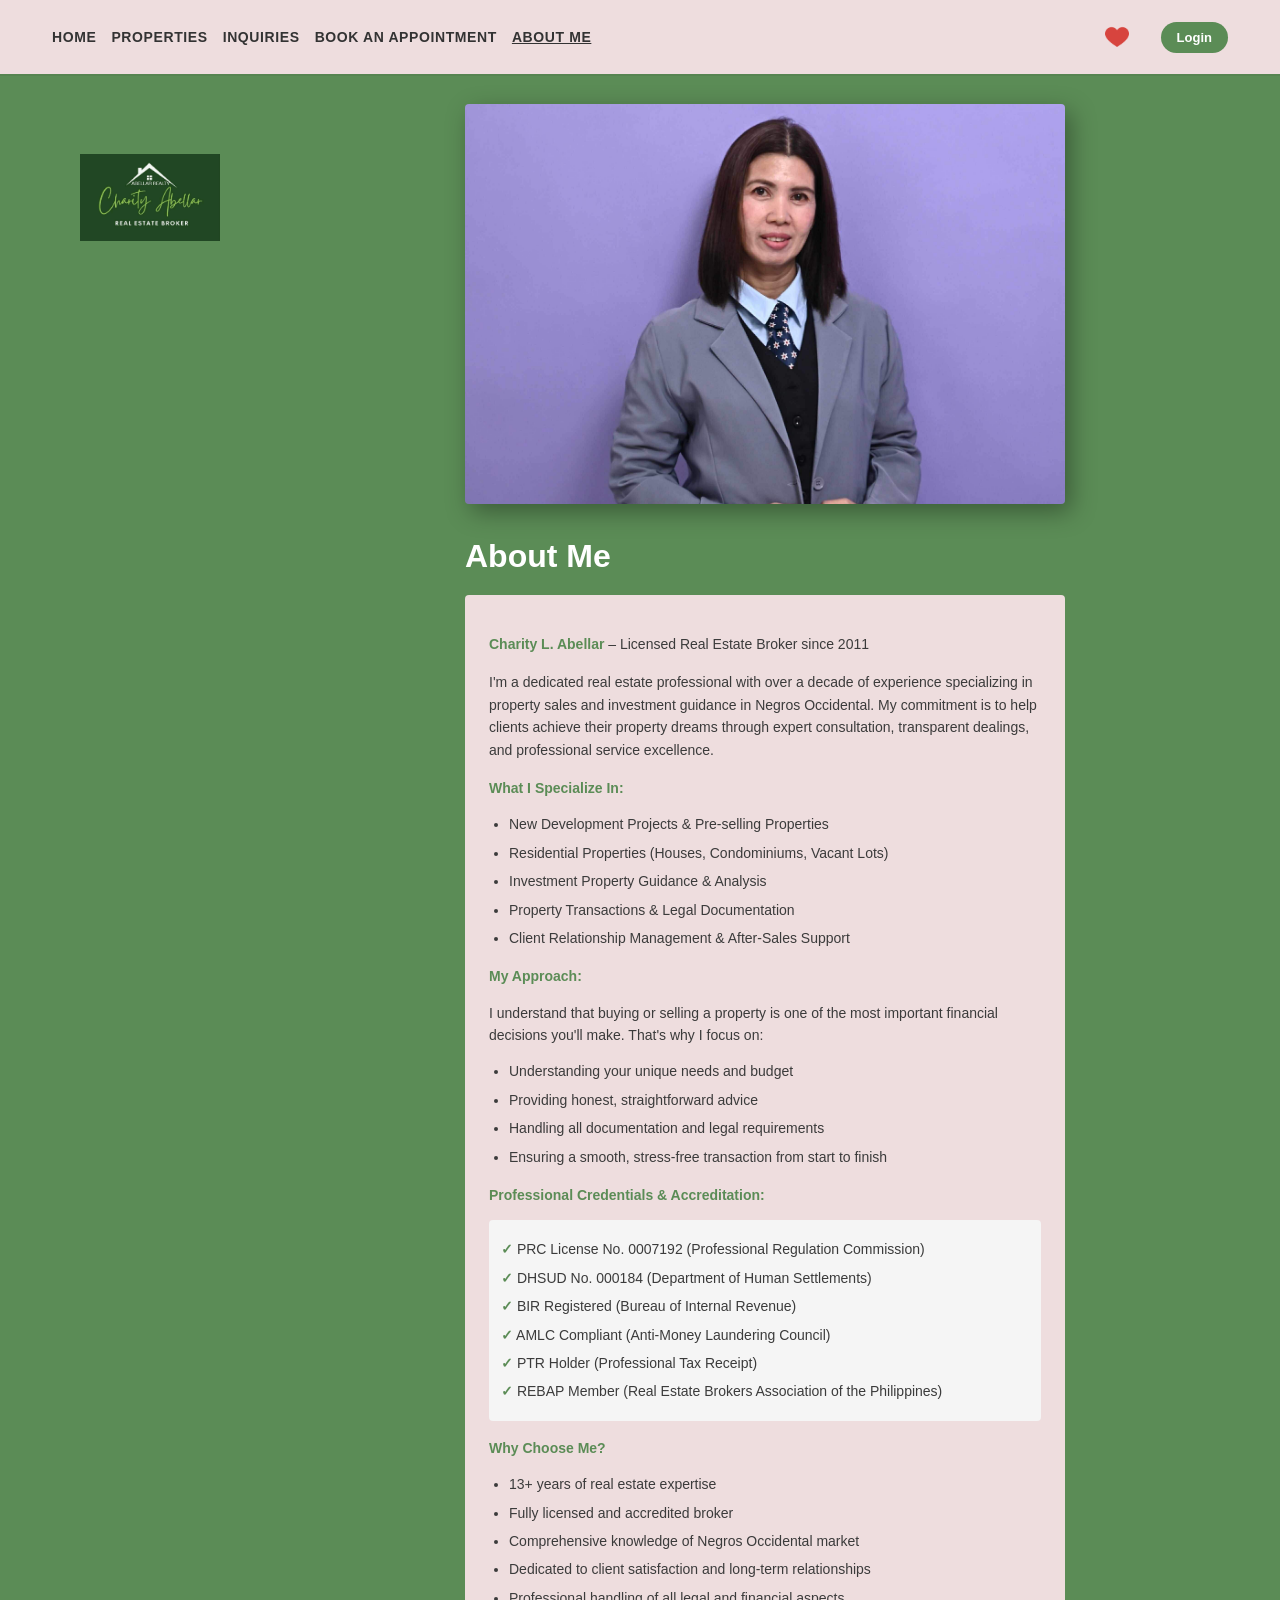
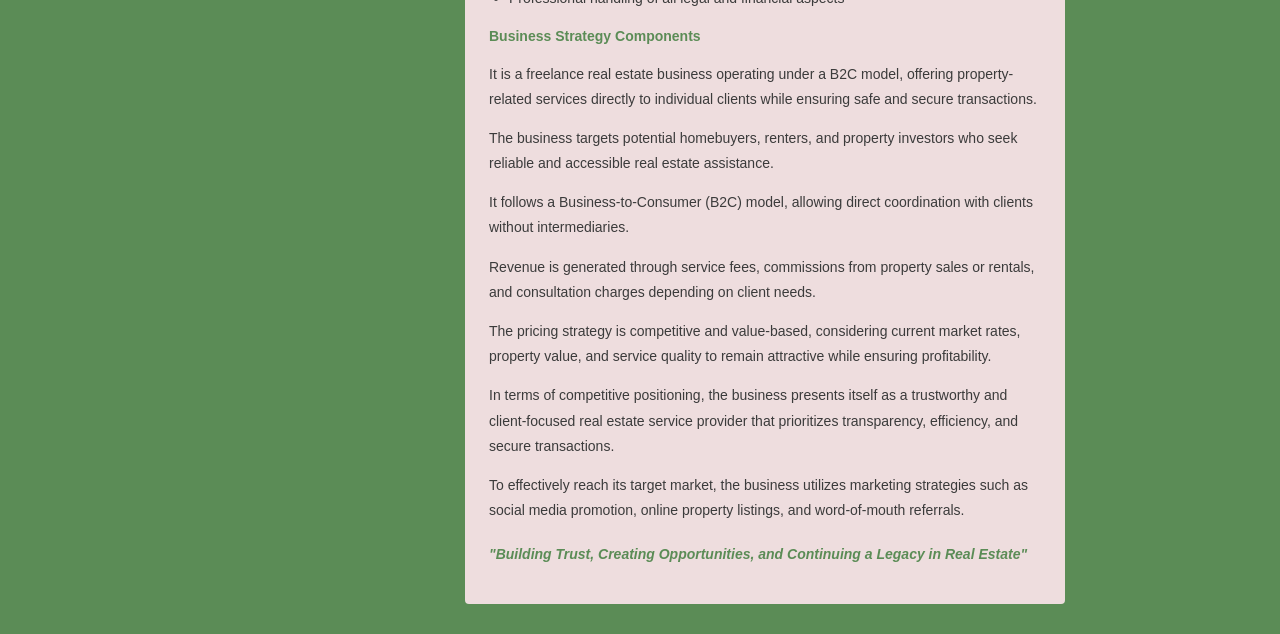
<file: pages/about.html>
<!DOCTYPE html>
<html lang="en">
<head>
	<meta charset="UTF-8" />
	<meta name="viewport" content="width=device-width, initial-scale=1.0" />
	<title>Charity Abellar || Real Estate Broker</title>
	<link rel="stylesheet" href="../css/styles.css">
	<style>
		.about-container {
			display: grid;
			grid-template-columns: 1fr;
			gap: 30px;
			max-width: 600px;
			margin: 0 auto;
			align-items: start;
			justify-items: center;
		}

		.about-image {
			width: 100%;
		}

		.about-content {
			width: 100%;
			color: #fff;
		}

		.about-image img {
			width: 100%;
			height: 400px;
			object-fit: cover;
			border-radius: 4px;
			box-shadow: 6px 8px 24px rgba(0,0,0,.35);
		}

		.about-content h2 {
			font-size: 32px;
			font-weight: 700;
			margin: 0 0 20px 0;
		}

		.about-text {
			background: var(--accent);
			padding: 24px;
			border-radius: 4px;
			color: var(--text);
			line-height: 1.6;
			font-size: 14px;
		}

		.about-text ul {
			margin: 10px 0;
			padding-left: 22px;
		}

		.about-text ul li {
			margin-bottom: 6px;
			color: var(--text);
		}

		.about-text strong {
			color: #5b8c56;
			font-weight: 700;
		}

		@media (max-width: 900px) {
			.about-container {
				grid-template-columns: 1fr;
				max-width: 100%;
				gap: 20px;
			}

			.about-image img {
				height: 300px;
			}

			.about-content h2 {
				font-size: 24px;
			}

			.about-text {
				padding: 16px;
				font-size: 13px;
			}
		}

		@media (max-width: 600px) {
			.about-image img {
				height: 250px;
			}

			.about-content h2 {
				font-size: 20px;
				margin-bottom: 12px;
			}

			.about-text {
				padding: 12px;
				font-size: 12px;
			}

			.about-text ul {
				margin: 8px 0;
				padding-left: 20px;
			}

			.about-text p {
				margin-bottom: 10px;
			}
		}
	</style>
</head>
<body>
	<header class="site-header">
		<nav class="nav">
			<a class="nav-link" href="home.html">HOME</a>
			<a class="nav-link" href="properties.html">PROPERTIES</a>
			<a class="nav-link" href="inquiries.html">INQUIRIES</a>
			<a class="nav-link" href="appointment.html">BOOK AN APPOINTMENT</a>
			<a class="nav-link active" href="about.html">ABOUT ME</a>
			<button id="wishlistBtn" class="nav-wishlist-btn" title="View Wishlist"><img src="../images/heart-full.png" alt="Wishlist" /></button>
			<div id="accountBtnContainer"></div>
		</nav>
	</header>

	<div class="page-wrap">
		<aside class="sidebar">
			<div class="logo">
				<img src="../images/logo1.jpg" alt="Agent logo" />
			</div>
		</aside>

		<main class="content">
			<section class="about-container">
				<!-- Profile Image -->
				<div class="about-image">
					<img src="../images/profilePicture/Pic2.jpg" alt="Charity Abellar" />
				</div>

				<!-- About Content -->
				<div class="about-content">
					<h2>About Me</h2>
					<div class="about-text">
						<p><strong>Charity L. Abellar</strong> – Licensed Real Estate Broker since 2011</p>
						
						<p style="margin-top: 16px;">I'm a dedicated real estate professional with over a decade of experience specializing in property sales and investment guidance in Negros Occidental. My commitment is to help clients achieve their property dreams through expert consultation, transparent dealings, and professional service excellence.</p>
						
						<p style="margin-top: 16px;"><strong>What I Specialize In:</strong></p>
						<ul style="margin-top: 8px; padding-left: 20px;">
							<li>New Development Projects & Pre-selling Properties</li>
							<li>Residential Properties (Houses, Condominiums, Vacant Lots)</li>
							<li>Investment Property Guidance & Analysis</li>
							<li>Property Transactions & Legal Documentation</li>
							<li>Client Relationship Management & After-Sales Support</li>
						</ul>

						<p style="margin-top: 16px;"><strong>My Approach:</strong></p>
						<p>I understand that buying or selling a property is one of the most important financial decisions you'll make. That's why I focus on:</p>
						<ul style="margin-top: 8px; padding-left: 20px;">
							<li>Understanding your unique needs and budget</li>
							<li>Providing honest, straightforward advice</li>
							<li>Handling all documentation and legal requirements</li>
							<li>Ensuring a smooth, stress-free transaction from start to finish</li>
						</ul>

						<p style="margin-top: 16px;"><strong>Professional Credentials & Accreditation:</strong></p>
						<div style="background: #f5f5f5; padding: 12px; border-radius: 4px; margin-top: 12px; font-size: 14px;">
							<p style="margin: 6px 0;"><strong>✓</strong> PRC License No. 0007192 (Professional Regulation Commission)</p>
							<p style="margin: 6px 0;"><strong>✓</strong> DHSUD No. 000184 (Department of Human Settlements)</p>
							<p style="margin: 6px 0;"><strong>✓</strong> BIR Registered (Bureau of Internal Revenue)</p>
							<p style="margin: 6px 0;"><strong>✓</strong> AMLC Compliant (Anti-Money Laundering Council)</p>
							<p style="margin: 6px 0;"><strong>✓</strong> PTR Holder (Professional Tax Receipt)</p>
							<p style="margin: 6px 0;"><strong>✓</strong> REBAP Member (Real Estate Brokers Association of the Philippines)</p>
						</div>

						<p style="margin-top: 16px;"><strong>Why Choose Me?</strong></p>
						<ul style="margin-top: 8px; padding-left: 20px;">
							<li>13+ years of real estate expertise</li>
							<li>Fully licensed and accredited broker</li>
							<li>Comprehensive knowledge of Negros Occidental market</li>
							<li>Dedicated to client satisfaction and long-term relationships</li>
							<li>Professional handling of all legal and financial aspects</li>
						</ul>

						<p style="margin-top: 16px;"><strong>Business Strategy Components</strong></p>
						<p style="margin-top: 8px; line-height: 1.8;">It is a freelance real estate business operating under a B2C model, offering property-related services directly to individual clients while ensuring safe and secure transactions.</p>
						
						<p style="margin-top: 8px; line-height: 1.8;">The business targets potential homebuyers, renters, and property investors who seek reliable and accessible real estate assistance.</p>
						
						<p style="margin-top: 8px; line-height: 1.8;">It follows a Business-to-Consumer (B2C) model, allowing direct coordination with clients without intermediaries.</p>
						
						<p style="margin-top: 8px; line-height: 1.8;">Revenue is generated through service fees, commissions from property sales or rentals, and consultation charges depending on client needs.</p>
						
						<p style="margin-top: 8px; line-height: 1.8;">The pricing strategy is competitive and value-based, considering current market rates, property value, and service quality to remain attractive while ensuring profitability.</p>
						
						<p style="margin-top: 8px; line-height: 1.8;">In terms of competitive positioning, the business presents itself as a trustworthy and client-focused real estate service provider that prioritizes transparency, efficiency, and secure transactions.</p>
						
						<p style="margin-top: 8px; line-height: 1.8;">To effectively reach its target market, the business utilizes marketing strategies such as social media promotion, online property listings, and word-of-mouth referrals.</p>

						<p style="margin-top: 20px; font-style: italic; color: #5b8c56;">
							<strong>"Building Trust, Creating Opportunities, and Continuing a Legacy in Real Estate"</strong>
						</p>
					</div>
				</div>
			</section>
		</main>
	</div>

	<script>
		document.addEventListener('DOMContentLoaded', function(){
			const wishlistBtn = document.getElementById('wishlistBtn');
			if(wishlistBtn) {
				wishlistBtn.onclick = function(e) {
					e.preventDefault();
					window.location.href = 'properties.html';
				};
			}

			// Initialize account button
			const container = document.getElementById('accountBtnContainer');
			const currentUser = localStorage.getItem('currentUser');
			
			if (currentUser) {
				const user = JSON.parse(currentUser);
				const username = user.username || user.email.split('@')[0];
				const initial = username.charAt(0).toUpperCase();
				
				container.innerHTML = `
					<a href="account.html" class="nav-account-btn">
						<span class="nav-account-avatar">${initial}</span>
						<span>${username}</span>
					</a>
				`;
			} else {
				container.innerHTML = `<a href="login.html" class="nav-account-btn">Login</a>`;
			}
		});
	</script>
</body>
</html>
</file>
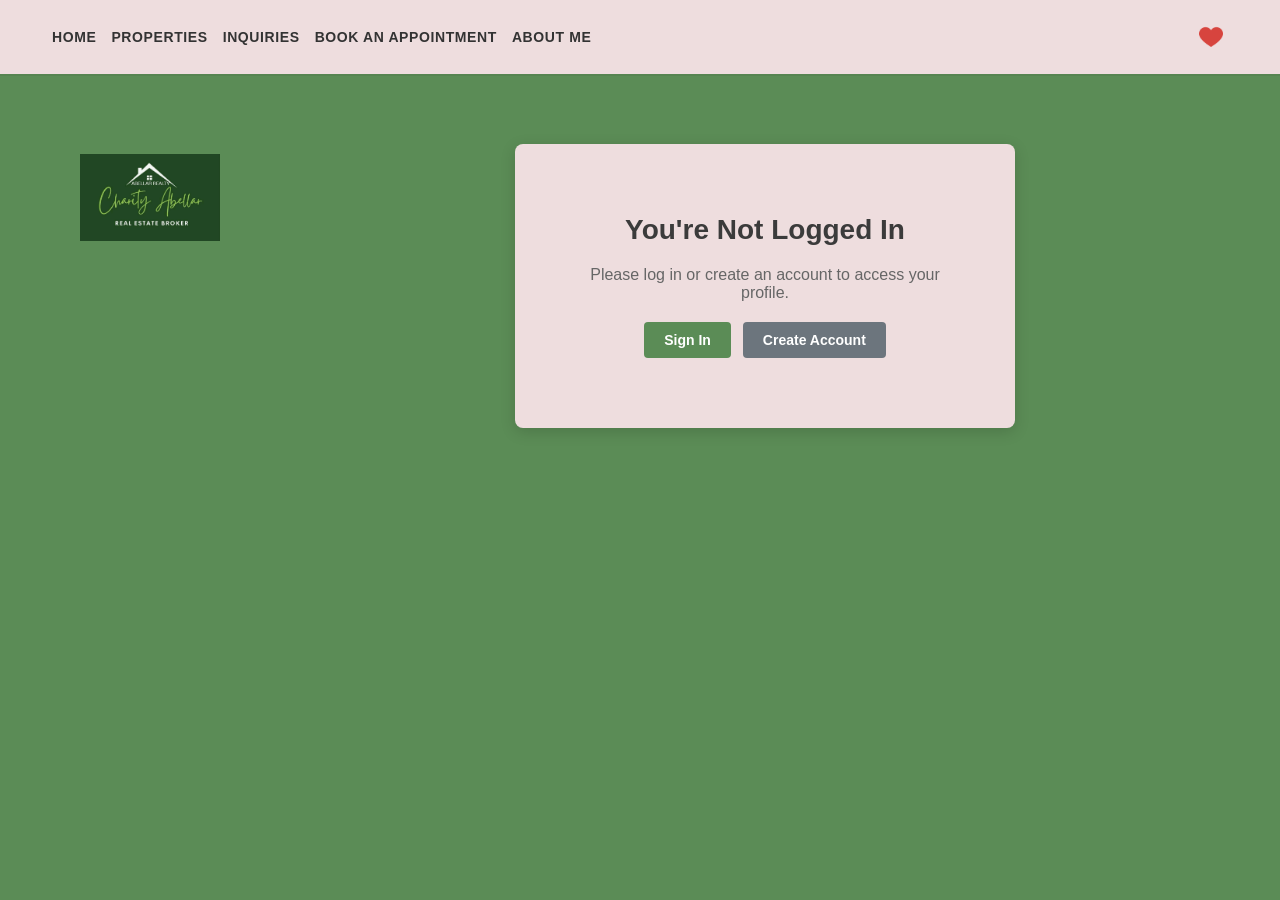
<file: pages/account.html>
<!DOCTYPE html>
<html lang="en">
<head>
	<meta charset="UTF-8" />
	<meta name="viewport" content="width=device-width, initial-scale=1.0" />
	<title>My Account || Real Estate Broker</title>
	<link rel="stylesheet" href="../css/styles.css">
	<style>
		.account-container {
			display: grid;
			grid-template-columns: 1fr;
			max-width: 500px;
			margin: 40px auto;
			padding: 30px;
			background: var(--accent);
			border-radius: 8px;
			box-shadow: 0 4px 15px rgba(0,0,0,.15);
		}

		.account-container h2 {
			color: var(--text);
			text-align: center;
			margin: 0 0 30px 0;
			font-size: 28px;
		}

		.user-avatar {
			display: flex;
			justify-content: center;
			margin-bottom: 25px;
		}

		.avatar-circle {
			width: 80px;
			height: 80px;
			border-radius: 50%;
			background: var(--green);
			color: white;
			display: flex;
			align-items: center;
			justify-content: center;
			font-size: 36px;
			font-weight: 700;
		}

		.user-info {
			display: flex;
			flex-direction: column;
			gap: 20px;
			margin-bottom: 30px;
		}

		.info-item {
			border-bottom: 1px solid #eee;
			padding-bottom: 15px;
		}

		.info-label {
			font-size: 12px;
			font-weight: 700;
			color: #666;
			text-transform: uppercase;
			margin-bottom: 5px;
		}

		.info-value {
			font-size: 16px;
			color: var(--text);
		}

		.action-buttons {
			display: grid;
			grid-template-columns: 1fr 1fr;
			gap: 12px;
			margin-bottom: 15px;
		}

		.btn {
			padding: 12px 18px;
			border-radius: 4px;
			border: none;
			font-weight: 700;
			cursor: pointer;
			font-size: 14px;
			transition: all 0.3s;
			text-align: center;
			text-decoration: none;
			display: inline-flex;
			align-items: center;
			justify-content: center;
		}

		.btn-primary {
			background: var(--green);
			color: white;
		}

		.btn-primary:hover {
			background: #4a6d45;
		}

		.btn-logout {
			background: #dc3545;
			color: white;
			grid-column: 1 / -1;
		}

		.btn-logout:hover {
			background: #c82333;
		}

		.btn-back {
			background: #6c757d;
			color: white;
			grid-column: 1 / -1;
		}

		.btn-back:hover {
			background: #5a6268;
		}

		.account-settings {
			background: #f9f9f9;
			padding: 15px;
			border-radius: 4px;
			margin-bottom: 20px;
		}

		.account-settings h3 {
			margin: 0 0 12px 0;
			font-size: 16px;
			color: var(--text);
		}

		.settings-option {
			display: flex;
			justify-content: space-between;
			align-items: center;
			padding: 10px 0;
			border-bottom: 1px solid #eee;
		}

		.settings-option:last-child {
			border-bottom: none;
		}

		.settings-option label {
			font-size: 14px;
			color: var(--text);
		}

		.toggle-switch {
			display: flex;
			align-items: center;
			gap: 8px;
		}

		.toggle-switch input[type="checkbox"] {
			width: 40px;
			height: 22px;
			cursor: pointer;
			appearance: none;
			background: #ccc;
			border-radius: 11px;
			position: relative;
			transition: background 0.3s;
		}

		.toggle-switch input[type="checkbox"]:checked {
			background: var(--green);
		}

		.not-logged-in {
			text-align: center;
			padding: 40px 20px;
			color: #666;
		}

		.not-logged-in p {
			margin-bottom: 20px;
			font-size: 16px;
		}

		.login-register-links {
			display: flex;
			gap: 12px;
			justify-content: center;
		}

		.login-register-links a {
			padding: 10px 20px;
			border-radius: 4px;
			text-decoration: none;
			font-weight: 700;
			font-size: 14px;
			transition: all 0.3s;
		}

		.login-register-links a:first-child {
			background: var(--green);
			color: white;
		}

		.login-register-links a:first-child:hover {
			background: #4a6d45;
		}

		.login-register-links a:last-child {
			background: #6c757d;
			color: white;
		}

		.login-register-links a:last-child:hover {
			background: #5a6268;
		}

		@media (max-width: 600px) {
			.account-container {
				max-width: 100%;
				margin: 20px;
				padding: 20px;
			}

			.account-container h2 {
				font-size: 22px;
			}

			.action-buttons {
				grid-template-columns: 1fr;
			}
		}
	</style>
</head>
<body>
	<header class="site-header">
		<nav class="nav">
			<a class="nav-link" href="home.html">HOME</a>
			<a class="nav-link" href="properties.html">PROPERTIES</a>
			<a class="nav-link" href="inquiries.html">INQUIRIES</a>
			<a class="nav-link" href="appointment.html">BOOK AN APPOINTMENT</a>
			<a class="nav-link" href="about.html">ABOUT ME</a>
			<button id="wishlistBtn" class="nav-wishlist-btn" title="View Wishlist"><img src="../images/heart-full.png" alt="Wishlist" /></button>
		</nav>
	</header>

	<div class="page-wrap">
		<aside class="sidebar">
			<div class="logo">
				<img src="../images/logo1.jpg" alt="Agent logo" />
			</div>
		</aside>

		<main class="content">
			<div class="account-container" id="accountContent">
				<!-- Content will be populated by JavaScript -->
			</div>
		</main>
	</div>

	<script>
		function renderLoggedInAccount() {
			const currentUser = JSON.parse(localStorage.getItem('currentUser'));
			const newAccount = JSON.parse(localStorage.getItem('newAccount'));
			const user = currentUser || newAccount;
			
			const fullname = user.fullname || user.email.split('@')[0];
			const avatarInitial = fullname.charAt(0).toUpperCase();
			
			const html = `
				<h2>My Account</h2>
				
				<div class="user-avatar">
					<div class="avatar-circle">${avatarInitial}</div>
				</div>
				
				<div class="user-info">
					<div class="info-item">
						<div class="info-label">Username</div>
						<div class="info-value">${fullname}</div>
					</div>
					
					<div class="info-item">
						<div class="info-label">Email Address</div>
						<div class="info-value">${user.email}</div>
					</div>
					
					${user.phone ? `
					<div class="info-item">
						<div class="info-label">Phone Number</div>
						<div class="info-value">${user.phone}</div>
					</div>
					` : ''}
					
					<div class="info-item">
						<div class="info-label">Member Since</div>
						<div class="info-value">${new Date(user.registeredDate || user.loginTime).toLocaleDateString()}</div>
					</div>
				</div>
				
				<div class="account-settings">
					<h3>Preferences</h3>
					<div class="settings-option">
						<label>Email Notifications</label>
						<div class="toggle-switch">
							<input type="checkbox" id="emailNotif" checked>
						</div>
					</div>
					<div class="settings-option">
						<label>Property Alerts</label>
						<div class="toggle-switch">
							<input type="checkbox" id="propertyAlerts" checked>
						</div>
					</div>
					<div class="settings-option">
						<label>Newsletter Subscription</label>
						<div class="toggle-switch">
							<input type="checkbox" id="newsletter">
						</div>
					</div>
				</div>
				
				<div class="action-buttons">
					<button class="btn btn-primary" onclick="editProfile()">Edit Profile</button>
					<button class="btn btn-primary" onclick="changePassword()">Change Password</button>
					<button class="btn btn-logout" onclick="logout()">Logout</button>
					<button class="btn btn-back" onclick="goHome()">Back to Home</button>
				</div>
			`;
			
			document.getElementById('accountContent').innerHTML = html;
		}

		function renderNotLoggedIn() {
			const html = `
				<div class="not-logged-in">
					<h2 style="margin-bottom: 20px; color: var(--text);">You're Not Logged In</h2>
					<p>Please log in or create an account to access your profile.</p>
					<div class="login-register-links">
						<a href="login.html">Sign In</a>
						<a href="register.html">Create Account</a>
					</div>
				</div>
			`;
			
			document.getElementById('accountContent').innerHTML = html;
		}

		function logout() {
			localStorage.removeItem('currentUser');
			alert('You have been logged out successfully.');
			window.location.href = 'home.html';
		}

		function editProfile() {
			alert('Edit Profile feature would open here. (Simulated)');
		}

		function changePassword() {
			alert('Change Password dialog would open here. (Simulated)');
		}

		function goHome() {
			window.location.href = 'home.html';
		}

		document.addEventListener('DOMContentLoaded', function(){
			const currentUser = localStorage.getItem('currentUser');
			
			if (currentUser) {
				renderLoggedInAccount();
			} else {
				renderNotLoggedIn();
			}
			
			const wishlistBtn = document.getElementById('wishlistBtn');
			if(wishlistBtn) {
				wishlistBtn.onclick = function(e) {
					e.preventDefault();
					window.location.href = 'properties.html';
				};
			}

			// Initialize account button
			const container = document.getElementById('accountBtnContainer');
			if (container) {
				if (currentUser) {
					const user = JSON.parse(currentUser);
					const username = user.username || user.email.split('@')[0];
					const initial = username.charAt(0).toUpperCase();
					
					container.innerHTML = `
						<a href="account.html" class="nav-account-btn">
							<span class="nav-account-avatar">${initial}</span>
							<span>${username}</span>
						</a>
					`;
				} else {
					container.innerHTML = `<a href="login.html" class="nav-account-btn">Login</a>`;
				}
			}
		});
	</script>
</body>
</html>
</file>
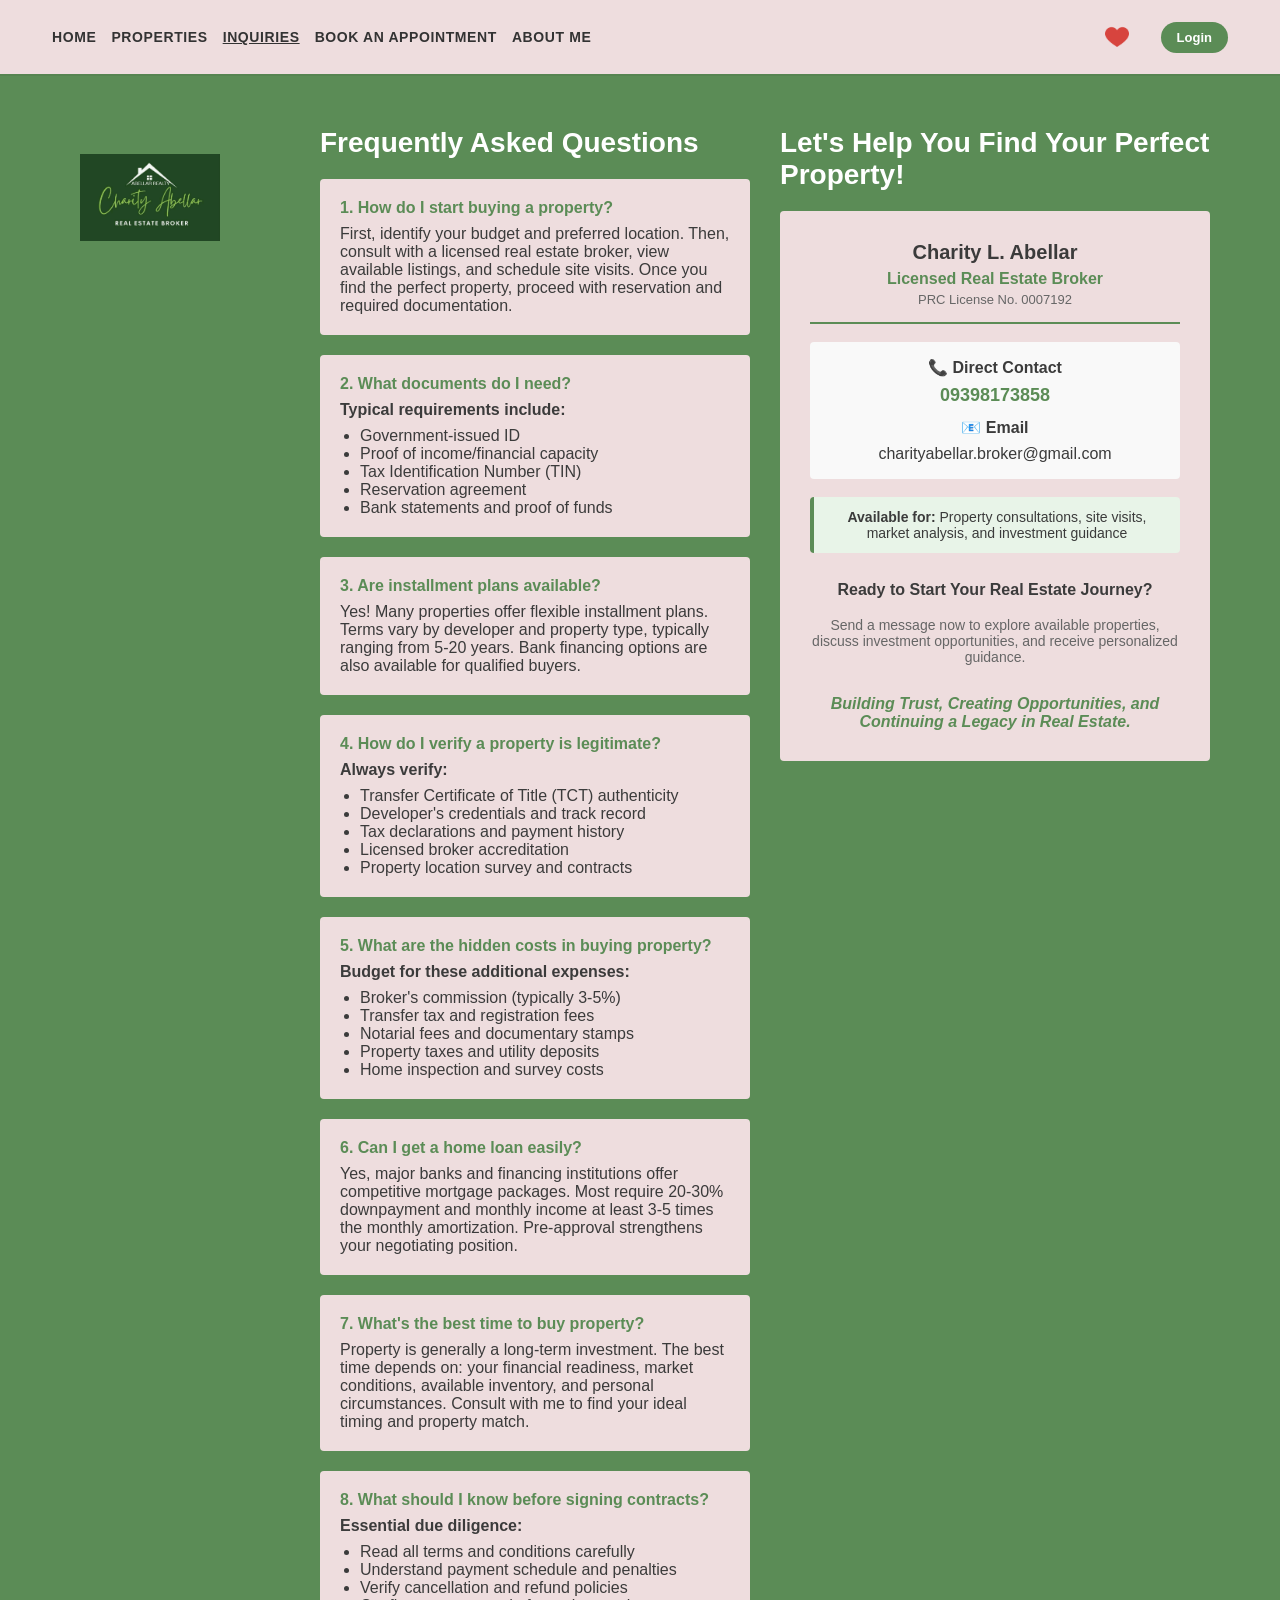
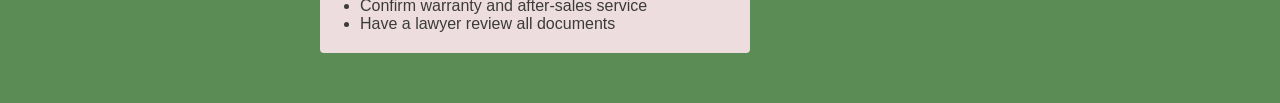
<file: pages/inquiries.html>
<!DOCTYPE html>
<html lang="en">
<head>
	<meta charset="UTF-8" />
	<meta name="viewport" content="width=device-width, initial-scale=1.0" />
	<title>Charity Abellar Realty || Real Estate Broker</title>
	<link rel="stylesheet" href="../css/styles.css">
	<style>
		@media (max-width: 900px) {
			.faq-grid {
				grid-template-columns: 1fr !important;
			}
		}
		
		@media (max-width: 600px) {
			.faq-grid h2 {
				font-size: 20px !important;
			}
			
			.faq-grid .details {
				padding: 14px !important;
				margin-bottom: 12px !important;
			}
			
			.faq-grid .details p {
				font-size: 12px !important;
			}
		}
	</style>
</head>
<body>
	<header class="site-header">
		<nav class="nav">
			<a class="nav-link" href="home.html">HOME</a>
			<a class="nav-link" href="properties.html">PROPERTIES</a>
			<a class="nav-link active" href="inquiries.html">INQUIRIES</a>
			<a class="nav-link" href="appointment.html">BOOK AN APPOINTMENT</a>
			<a class="nav-link" href="about.html">ABOUT ME</a>
			<button id="wishlistBtn" class="nav-wishlist-btn" title="View Wishlist"><img src="../images/heart-full.png" alt="Wishlist" /></button>
			<div id="accountBtnContainer"></div>
		</nav>
	</header>

	<div class="page-wrap">
		<aside class="sidebar">
			<div class="logo">
				<img src="../images/logo1.jpg" alt="Agent logo" />
			</div>
		</aside>

		<main class="content">
			<section style="display: grid; grid-template-columns: 1fr 1fr; gap: 30px;" class="faq-grid">
				<!-- FAQ Section -->
				<div>
					<h2 style="font-size: 28px; font-weight: 700; margin-bottom: 20px; color: #fff;">Frequently Asked Questions</h2>
					
					<div class="details" style="background: var(--accent); margin-bottom: 20px; padding: 20px; border-radius: 4px;">
						<p style="font-weight: 700; margin: 0 0 8px 0; color: #5b8c56;">1. How do I start buying a property?</p>
						<p style="margin: 0;">First, identify your budget and preferred location. Then, consult with a licensed real estate broker, view available listings, and schedule site visits. Once you find the perfect property, proceed with reservation and required documentation.</p>
					</div>

					<div class="details" style="background: var(--accent); margin-bottom: 20px; padding: 20px; border-radius: 4px;">
						<p style="font-weight: 700; margin: 0 0 8px 0; color: #5b8c56;">2. What documents do I need?</p>
						<p style="margin: 0 0 8px 0;"><strong>Typical requirements include:</strong></p>
						<ul style="margin: 0; padding-left: 20px;">
							<li>Government-issued ID</li>
							<li>Proof of income/financial capacity</li>
							<li>Tax Identification Number (TIN)</li>
							<li>Reservation agreement</li>
							<li>Bank statements and proof of funds</li>
						</ul>
					</div>

					<div class="details" style="background: var(--accent); margin-bottom: 20px; padding: 20px; border-radius: 4px;">
						<p style="font-weight: 700; margin: 0 0 8px 0; color: #5b8c56;">3. Are installment plans available?</p>
						<p style="margin: 0;">Yes! Many properties offer flexible installment plans. Terms vary by developer and property type, typically ranging from 5-20 years. Bank financing options are also available for qualified buyers.</p>
					</div>

					<div class="details" style="background: var(--accent); margin-bottom: 20px; padding: 20px; border-radius: 4px;">
						<p style="font-weight: 700; margin: 0 0 8px 0; color: #5b8c56;">4. How do I verify a property is legitimate?</p>
						<p style="margin: 0 0 8px 0;"><strong>Always verify:</strong></p>
						<ul style="margin: 0; padding-left: 20px;">
							<li>Transfer Certificate of Title (TCT) authenticity</li>
							<li>Developer's credentials and track record</li>
							<li>Tax declarations and payment history</li>
							<li>Licensed broker accreditation</li>
							<li>Property location survey and contracts</li>
						</ul>
					</div>

					<div class="details" style="background: var(--accent); margin-bottom: 20px; padding: 20px; border-radius: 4px;">
						<p style="font-weight: 700; margin: 0 0 8px 0; color: #5b8c56;">5. What are the hidden costs in buying property?</p>
						<p style="margin: 0 0 8px 0;"><strong>Budget for these additional expenses:</strong></p>
						<ul style="margin: 0; padding-left: 20px;">
							<li>Broker's commission (typically 3-5%)</li>
							<li>Transfer tax and registration fees</li>
							<li>Notarial fees and documentary stamps</li>
							<li>Property taxes and utility deposits</li>
							<li>Home inspection and survey costs</li>
						</ul>
					</div>

					<div class="details" style="background: var(--accent); margin-bottom: 20px; padding: 20px; border-radius: 4px;">
						<p style="font-weight: 700; margin: 0 0 8px 0; color: #5b8c56;">6. Can I get a home loan easily?</p>
						<p style="margin: 0;">Yes, major banks and financing institutions offer competitive mortgage packages. Most require 20-30% downpayment and monthly income at least 3-5 times the monthly amortization. Pre-approval strengthens your negotiating position.</p>
					</div>

					<div class="details" style="background: var(--accent); margin-bottom: 20px; padding: 20px; border-radius: 4px;">
						<p style="font-weight: 700; margin: 0 0 8px 0; color: #5b8c56;">7. What's the best time to buy property?</p>
						<p style="margin: 0;">Property is generally a long-term investment. The best time depends on: your financial readiness, market conditions, available inventory, and personal circumstances. Consult with me to find your ideal timing and property match.</p>
					</div>

					<div class="details" style="background: var(--accent); margin-bottom: 20px; padding: 20px; border-radius: 4px;">
						<p style="font-weight: 700; margin: 0 0 8px 0; color: #5b8c56;">8. What should I know before signing contracts?</p>
						<p style="margin: 0 0 8px 0;"><strong>Essential due diligence:</strong></p>
						<ul style="margin: 0; padding-left: 20px;">
							<li>Read all terms and conditions carefully</li>
							<li>Understand payment schedule and penalties</li>
							<li>Verify cancellation and refund policies</li>
							<li>Confirm warranty and after-sales service</li>
							<li>Have a lawyer review all documents</li>
						</ul>
					</div>
				</div>

				<!-- Send a Message Section -->
				<div>
					<h2 style="font-size: 28px; font-weight: 700; margin-bottom: 20px; color: #fff;">Let's Help You Find Your Perfect Property!</h2>
					<div class="details" style="background: var(--accent); text-align: center; padding: 30px; display: flex; flex-direction: column; justify-content: center; gap: 18px; border-radius: 4px;">
						<div style="border-bottom: 2px solid #5b8c56; padding-bottom: 15px;">
							<p style="font-weight: 700; font-size: 20px; margin: 0; color: #3b3b3b;">Charity L. Abellar</p>
							<p style="margin: 6px 0 0 0; color: #5b8c56; font-weight: 600;">Licensed Real Estate Broker</p>
							<p style="margin: 4px 0 0 0; font-size: 13px; color: #666;">PRC License No. 0007192</p>
						</div>

						<div style="background: #f9f9f9; padding: 16px; border-radius: 4px;">
							<p style="font-weight: 600; margin: 0 0 8px 0; color: #3b3b3b;">📞 Direct Contact</p>
							<p style="margin: 0; font-size: 18px; color: #5b8c56;"><strong>09398173858</strong></p>
							
							<p style="font-weight: 600; margin: 12px 0 8px 0; color: #3b3b3b;">📧 Email</p>
							<p style="margin: 0; color: #3b3b3b;">charityabellar.broker@gmail.com</p>
						</div>

						<div style="background: #e8f4e8; padding: 12px; border-radius: 4px; border-left: 4px solid #5b8c56;">
							<p style="margin: 0; font-size: 14px; color: #3b3b3b;"><strong>Available for:</strong> Property consultations, site visits, market analysis, and investment guidance</p>
						</div>

						<p style="font-weight: 700; font-size: 16px; margin: 10px 0 0 0; color: #3b3b3b;">Ready to Start Your Real Estate Journey?</p>
						<p style="font-size: 14px; margin: 0; color: #666;">Send a message now to explore available properties, discuss investment opportunities, and receive personalized guidance.</p>

						<p style="font-style: italic; margin: 12px 0 0 0; color: #5b8c56; font-weight: 700;">Building Trust, Creating Opportunities, and Continuing a Legacy in Real Estate.</p>
					</div>
				</div>
			</section>
		</main>
	</div>

	<script>
		document.addEventListener('DOMContentLoaded', function(){
			const wishlistBtn = document.getElementById('wishlistBtn');
			if(wishlistBtn) {
				wishlistBtn.onclick = function(e) {
					e.preventDefault();
					window.location.href = 'properties.html';
				};
			}

			// Initialize account button
			const container = document.getElementById('accountBtnContainer');
			const currentUser = localStorage.getItem('currentUser');
			
			if (currentUser) {
				const user = JSON.parse(currentUser);
				const username = user.username || user.email.split('@')[0];
				const initial = username.charAt(0).toUpperCase();
				
				container.innerHTML = `
					<a href="account.html" class="nav-account-btn">
						<span class="nav-account-avatar">${initial}</span>
						<span>${username}</span>
					</a>
				`;
			} else {
				container.innerHTML = `<a href="login.html" class="nav-account-btn">Login</a>`;
			}
		});
	</script>
</body>
</html>
</file>
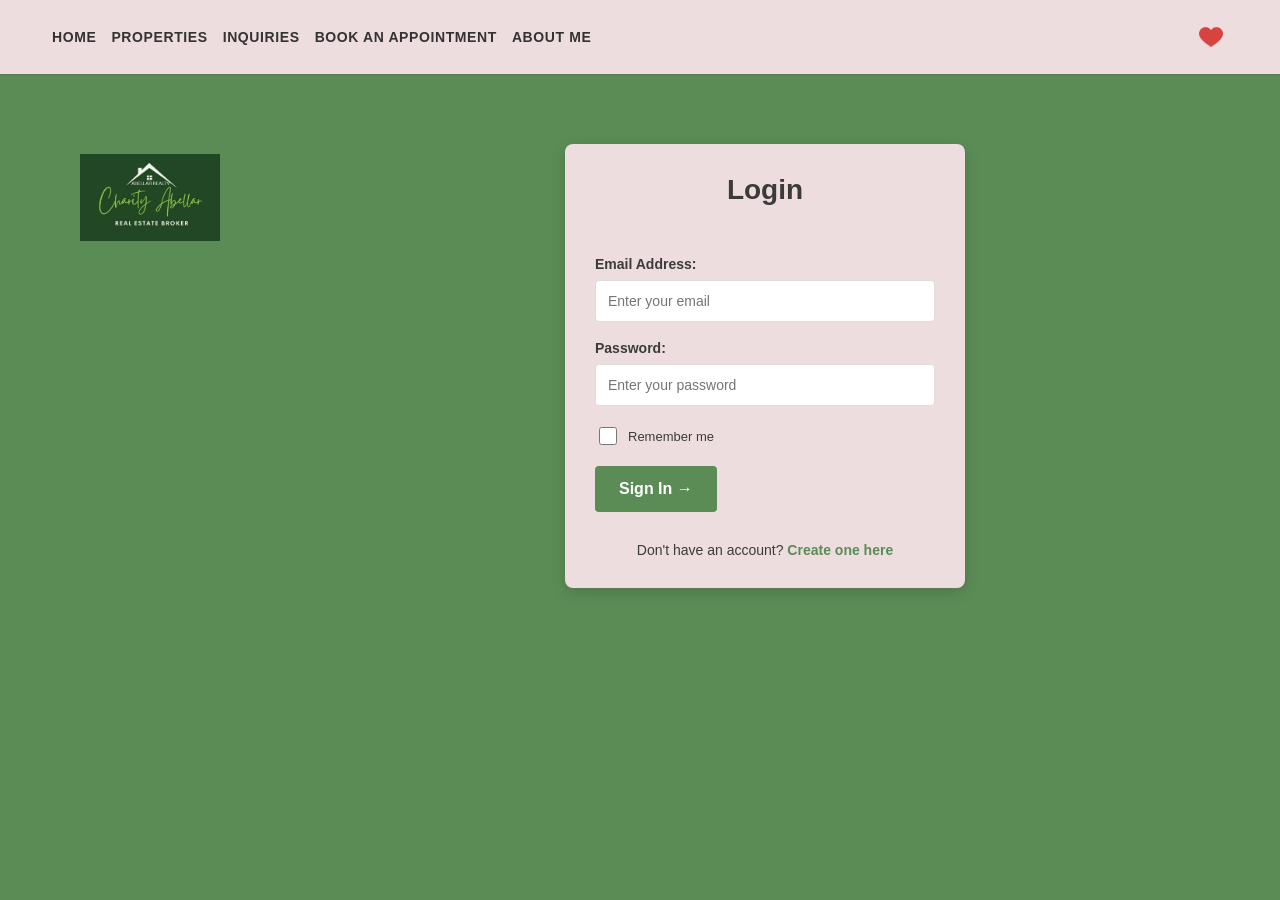
<file: pages/login.html>
<!DOCTYPE html>
<html lang="en">
<head>
	<meta charset="UTF-8" />
	<meta name="viewport" content="width=device-width, initial-scale=1.0" />
	<title>Login || Real Estate Broker</title>
	<link rel="stylesheet" href="../css/styles.css">
	<style>
		.login-container {
			display: grid;
			grid-template-columns: 1fr;
			gap: 30px;
			max-width: 400px;
			margin: 40px auto;
			padding: 30px;
			background: var(--accent);
			border-radius: 8px;
			box-shadow: 0 4px 15px rgba(0,0,0,.15);
		}

		.login-container h2 {
			color: var(--text);
			text-align: center;
			margin: 0 0 20px 0;
			font-size: 28px;
		}

		.form-group {
			display: flex;
			flex-direction: column;
			margin-bottom: 18px;
		}

		.form-group label {
			font-weight: 700;
			color: var(--text);
			margin-bottom: 8px;
			font-size: 14px;
		}

		.form-group input {
			padding: 12px;
			border: 1px solid #ddd;
			border-radius: 4px;
			font-family: Arial, sans-serif;
			font-size: 14px;
			box-sizing: border-box;
		}

		.form-group input:focus {
			outline: none;
			border-color: var(--green);
			box-shadow: 0 0 0 3px rgba(91, 140, 86, 0.1);
		}

		.remember-me {
			display: flex;
			align-items: center;
			margin-bottom: 18px;
			gap: 8px;
		}

		.remember-me input[type="checkbox"] {
			width: 18px;
			height: 18px;
			cursor: pointer;
		}

		.remember-me label {
			margin: 0;
			cursor: pointer;
			font-size: 13px;
		}

		.login-btn {
			background: var(--green);
			color: #fff;
			padding: 14px 24px;
			border-radius: 4px;
			border: none;
			font-weight: 700;
			cursor: pointer;
			font-size: 16px;
			transition: background 0.3s;
		}

		.login-btn:hover {
			background: #4a6d45;
		}

		.register-link {
			text-align: center;
			color: var(--text);
			font-size: 14px;
		}

		.register-link a {
			color: var(--green);
			text-decoration: none;
			font-weight: 700;
		}

		.register-link a:hover {
			text-decoration: underline;
		}

		.success-message {
			display: none;
			background: #d4edda;
			color: #155724;
			padding: 12px;
			border-radius: 4px;
			margin-bottom: 18px;
			text-align: center;
			font-weight: 600;
		}

		@media (max-width: 600px) {
			.login-container {
				max-width: 100%;
				margin: 20px;
				padding: 20px;
			}

			.login-container h2 {
				font-size: 22px;
			}
		}
	</style>
</head>
<body>
	<header class="site-header">
		<nav class="nav">
			<a class="nav-link" href="home.html">HOME</a>
			<a class="nav-link" href="properties.html">PROPERTIES</a>
			<a class="nav-link" href="inquiries.html">INQUIRIES</a>
			<a class="nav-link" href="appointment.html">BOOK AN APPOINTMENT</a>
			<a class="nav-link" href="about.html">ABOUT ME</a>
			<button id="wishlistBtn" class="nav-wishlist-btn" title="View Wishlist"><img src="../images/heart-full.png" alt="Wishlist" /></button>
		</nav>
	</header>

	<div class="page-wrap">
		<aside class="sidebar">
			<div class="logo">
				<img src="../images/logo1.jpg" alt="Agent logo" />
			</div>
		</aside>

		<main class="content">
			<div class="login-container">
				<div id="successMessage" class="success-message">Account login successful!</div>
				
				<h2>Login</h2>

				<form id="loginForm" onsubmit="handleLogin(event)">
					<div class="form-group">
						<label for="email">Email Address:</label>
						<input type="email" id="email" name="email" required placeholder="Enter your email">
					</div>

					<div class="form-group">
						<label for="password">Password:</label>
						<input type="password" id="password" name="password" required placeholder="Enter your password">
					</div>

					<div class="remember-me">
						<input type="checkbox" id="rememberMe" name="rememberMe">
						<label for="rememberMe">Remember me</label>
					</div>

					<button type="submit" class="login-btn">Sign In →</button>
				</form>

				<div class="register-link">
					Don't have an account? <a href="register.html">Create one here</a>
				</div>
			</div>
		</main>
	</div>

	<script>
		function handleLogin(event) {
			event.preventDefault();
			
			const email = document.getElementById('email').value;
			const rememberMe = document.getElementById('rememberMe').checked;
			
			// Simulate user login
			const userData = {
				email: email,
				username: email.split('@')[0],
				loginTime: new Date().toISOString(),
				rememberMe: rememberMe
			};
			
			localStorage.setItem('currentUser', JSON.stringify(userData));
			
			// Show success message
			document.getElementById('successMessage').style.display = 'block';
			
			// Redirect after 2 seconds
			setTimeout(() => {
				window.location.href = 'home.html';
			}, 2000);
		}

		document.addEventListener('DOMContentLoaded', function(){
			const wishlistBtn = document.getElementById('wishlistBtn');
			if(wishlistBtn) {
				wishlistBtn.onclick = function(e) {
					e.preventDefault();
					window.location.href = 'properties.html';
				};
			}

			// Initialize account button
			const container = document.getElementById('accountBtnContainer');
			if (container) {
				const currentUser = localStorage.getItem('currentUser');
				
				if (currentUser) {
					const user = JSON.parse(currentUser);
					const username = user.username || user.email.split('@')[0];
					const initial = username.charAt(0).toUpperCase();
					
					container.innerHTML = `
						<a href="account.html" class="nav-account-btn">
							<span class="nav-account-avatar">${initial}</span>
							<span>${username}</span>
						</a>
					`;
				} else {
					container.innerHTML = `<a href="login.html" class="nav-account-btn">Login</a>`;
				}
			}
		});
	</script>
</body>
</html>
</file>
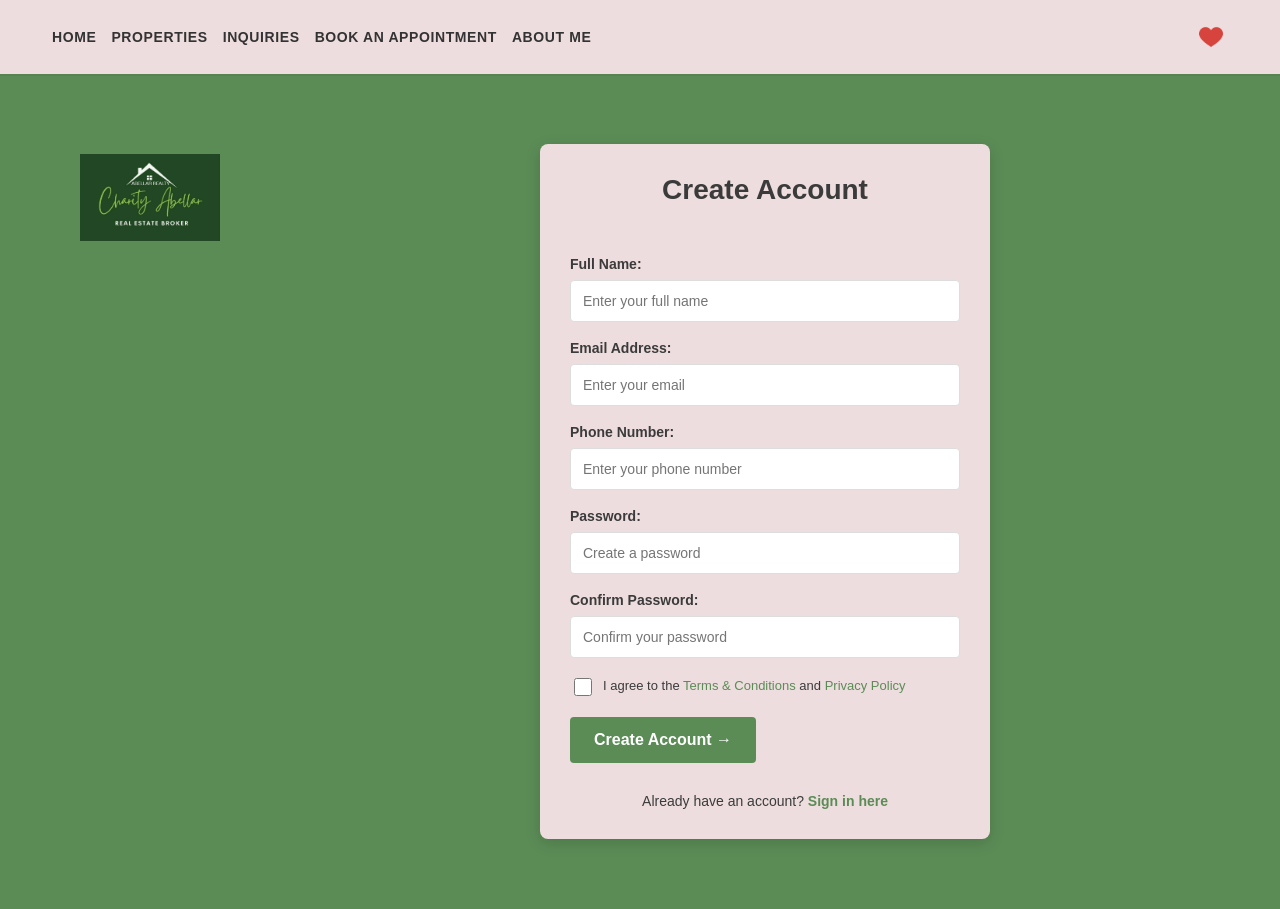
<file: pages/register.html>
<!DOCTYPE html>
<html lang="en">
<head>
	<meta charset="UTF-8" />
	<meta name="viewport" content="width=device-width, initial-scale=1.0" />
	<title>Register || Real Estate Broker</title>
	<link rel="stylesheet" href="../css/styles.css">
	<style>
		.register-container {
			display: grid;
			grid-template-columns: 1fr;
			gap: 30px;
			max-width: 450px;
			margin: 40px auto;
			padding: 30px;
			background: var(--accent);
			border-radius: 8px;
			box-shadow: 0 4px 15px rgba(0,0,0,.15);
		}

		.register-container h2 {
			color: var(--text);
			text-align: center;
			margin: 0 0 20px 0;
			font-size: 28px;
		}

		.form-group {
			display: flex;
			flex-direction: column;
			margin-bottom: 18px;
		}

		.form-group label {
			font-weight: 700;
			color: var(--text);
			margin-bottom: 8px;
			font-size: 14px;
		}

		.form-group input {
			padding: 12px;
			border: 1px solid #ddd;
			border-radius: 4px;
			font-family: Arial, sans-serif;
			font-size: 14px;
			box-sizing: border-box;
		}

		.form-group input:focus {
			outline: none;
			border-color: var(--green);
			box-shadow: 0 0 0 3px rgba(91, 140, 86, 0.1);
		}

		.terms {
			display: flex;
			align-items: flex-start;
			margin-bottom: 18px;
			gap: 8px;
		}

		.terms input[type="checkbox"] {
			width: 18px;
			height: 18px;
			cursor: pointer;
			margin-top: 2px;
			flex-shrink: 0;
		}

		.terms label {
			margin: 0;
			cursor: pointer;
			font-size: 13px;
			line-height: 1.5;
		}

		.terms a {
			color: var(--green);
			text-decoration: none;
		}

		.terms a:hover {
			text-decoration: underline;
		}

		.register-btn {
			background: var(--green);
			color: #fff;
			padding: 14px 24px;
			border-radius: 4px;
			border: none;
			font-weight: 700;
			cursor: pointer;
			font-size: 16px;
			transition: background 0.3s;
		}

		.register-btn:hover {
			background: #4a6d45;
		}

		.login-link {
			text-align: center;
			color: var(--text);
			font-size: 14px;
		}

		.login-link a {
			color: var(--green);
			text-decoration: none;
			font-weight: 700;
		}

		.login-link a:hover {
			text-decoration: underline;
		}

		.success-message {
			display: none;
			background: #d4edda;
			color: #155724;
			padding: 12px;
			border-radius: 4px;
			margin-bottom: 18px;
			text-align: center;
			font-weight: 600;
		}

		@media (max-width: 600px) {
			.register-container {
				max-width: 100%;
				margin: 20px;
				padding: 20px;
			}

			.register-container h2 {
				font-size: 22px;
			}
		}
	</style>
</head>
<body>
	<header class="site-header">
		<nav class="nav">
			<a class="nav-link" href="home.html">HOME</a>
			<a class="nav-link" href="properties.html">PROPERTIES</a>
			<a class="nav-link" href="inquiries.html">INQUIRIES</a>
			<a class="nav-link" href="appointment.html">BOOK AN APPOINTMENT</a>
			<a class="nav-link" href="about.html">ABOUT ME</a>
			<button id="wishlistBtn" class="nav-wishlist-btn" title="View Wishlist"><img src="../images/heart-full.png" alt="Wishlist" /></button>
		</nav>
	</header>

	<div class="page-wrap">
		<aside class="sidebar">
			<div class="logo">
				<img src="../images/logo1.jpg" alt="Agent logo" />
			</div>
		</aside>

		<main class="content">
			<div class="register-container">
				<div id="successMessage" class="success-message">Account created successfully! Redirecting to login...</div>
				
				<h2>Create Account</h2>

				<form id="registerForm" onsubmit="handleRegister(event)">
					<div class="form-group">
						<label for="fullname">Full Name:</label>
						<input type="text" id="fullname" name="fullname" required placeholder="Enter your full name">
					</div>

					<div class="form-group">
						<label for="email">Email Address:</label>
						<input type="email" id="email" name="email" required placeholder="Enter your email">
					</div>

					<div class="form-group">
						<label for="phone">Phone Number:</label>
						<input type="tel" id="phone" name="phone" placeholder="Enter your phone number">
					</div>

					<div class="form-group">
						<label for="password">Password:</label>
						<input type="password" id="password" name="password" required placeholder="Create a password">
					</div>

					<div class="form-group">
						<label for="confirmPassword">Confirm Password:</label>
						<input type="password" id="confirmPassword" name="confirmPassword" required placeholder="Confirm your password">
					</div>

					<div class="terms">
						<input type="checkbox" id="agreeTerms" name="agreeTerms" required>
						<label for="agreeTerms">I agree to the <a href="#">Terms & Conditions</a> and <a href="#">Privacy Policy</a></label>
					</div>

					<button type="submit" class="register-btn">Create Account →</button>
				</form>

				<div class="login-link">
					Already have an account? <a href="login.html">Sign in here</a>
				</div>
			</div>
		</main>
	</div>

	<script>
		function handleRegister(event) {
			event.preventDefault();
			
			const fullname = document.getElementById('fullname').value;
			const email = document.getElementById('email').value;
			const phone = document.getElementById('phone').value;
			const password = document.getElementById('password').value;
			const confirmPassword = document.getElementById('confirmPassword').value;
			
			if (password !== confirmPassword) {
				alert('Passwords do not match!');
				return;
			}
			
			// Simulate account registration
			const newAccount = {
				fullname: fullname,
				email: email,
				phone: phone,
				password: password,
				registeredDate: new Date().toISOString()
			};
			
			// Store in localStorage (in real app, would send to server)
			localStorage.setItem('newAccount', JSON.stringify(newAccount));
			
			// Show success message
			document.getElementById('successMessage').style.display = 'block';
			
			// Redirect after 2 seconds
			setTimeout(() => {
				window.location.href = 'login.html';
			}, 2000);
		}

		document.addEventListener('DOMContentLoaded', function(){
			const wishlistBtn = document.getElementById('wishlistBtn');
			if(wishlistBtn) {
				wishlistBtn.onclick = function(e) {
					e.preventDefault();
					window.location.href = 'properties.html';
				};
			}

			// Initialize account button
			const container = document.getElementById('accountBtnContainer');
			if (container) {
				const currentUser = localStorage.getItem('currentUser');
				
				if (currentUser) {
					const user = JSON.parse(currentUser);
					const username = user.username || user.email.split('@')[0];
					const initial = username.charAt(0).toUpperCase();
					
					container.innerHTML = `
						<a href="account.html" class="nav-account-btn">
							<span class="nav-account-avatar">${initial}</span>
							<span>${username}</span>
						</a>
					`;
				} else {
					container.innerHTML = `<a href="login.html" class="nav-account-btn">Login</a>`;
				}
			}
		});
	</script>
</body>
</html>
</file>
<file: css/styles.css>
/* Basic styles for Properties page - placed in css/styles.css */
:root{
  --accent:#eeddde; /* beige */
  --green:#5b8c56;
  --text:#3b3b3b;
}
*{box-sizing:border-box}
body{margin:0;font-family:Arial, Helvetica, sans-serif;color:var(--text);background:var(--green);position:relative;transform:none !important}
.site-header{background:var(--accent);box-shadow:0 2px 0 rgba(0,0,0,.06)}
.nav{max-width:1200px;margin:0 auto;padding:20px 12px;display:flex;justify-content:space-between;align-items:center;flex-wrap:wrap;gap:15px}
.nav-link{color:#333;text-decoration:none;font-weight:700;letter-spacing:.6px;font-size:14px}
.nav-link.active{text-decoration:underline}
.nav-wishlist-btn{background:none;border:none;cursor:pointer;padding:5px;transition:transform 0.2s;display:flex;align-items:center;justify-content:center;margin-left:auto}
.nav-wishlist-btn img{width:24px;height:24px;object-fit:contain}
.nav-wishlist-btn:hover{transform:scale(1.15)}

.nav-account-btn{background:var(--green);color:#fff;border:none;cursor:pointer;padding:8px 16px;border-radius:20px;font-weight:600;font-size:13px;transition:all 0.3s;display:flex;align-items:center;gap:8px;text-decoration:none;margin-left:12px}
.nav-account-btn:hover{background:#4a6d45}
.nav-account-avatar{width:28px;height:28px;border-radius:50%;background:rgba(255,255,255,0.3);display:flex;align-items:center;justify-content:center;font-weight:700;font-size:12px}

.page-wrap{max-width:1200px;margin:0 auto;display:flex;gap:30px;padding:30px;position:relative;z-index:1}
.sidebar{width:220px;padding:10px;color:#fff}
.sidebar .category img{width:100%;display:block;border-radius:6px;box-shadow:4px 6px 18px rgba(0,0,0,.35)}
.cat-label{text-align:center;margin-top:14px;font-style:italic;font-weight:700}
.categories{list-style:none;padding:18px 0;margin:0;color:#fff}
.cat-item{padding:12px 8px;border-bottom:1px solid rgba(255,255,255,.08);cursor:pointer;transition:all 0.3s;border-left:3px solid transparent}
.cat-item:hover{background:rgba(255,255,255,.05);padding-left:12px}
.cat-item.active{border-left:3px solid #eeddde;background:rgba(255,255,255,.1);padding-left:12px}
.logo{position:sticky;bottom:20px;margin-top:40px}
.logo img{width:140px;opacity:.95}

.content{flex:1}

/* Carousel Styles */
.carousel-section{display:flex;align-items:center;gap:18px;margin-bottom:30px;position:relative}
.carousel-container{flex:1;overflow:hidden;border-radius:4px;width:100%}
.carousel-wrapper{display:flex;transition:transform 0.5s ease-in-out;gap:0;width:100%;min-width:100%}
.property-item{flex:0 0 100%;text-align:center;position:relative;min-width:100%;overflow:hidden}
.property-item img{width:100%;height:400px;object-fit:cover;border-radius:4px;box-shadow:6px 8px 24px rgba(0,0,0,.35);display:block}
.property-label{position:absolute;bottom:20px;left:50%;transform:translateX(-50%);background:rgba(0,0,0,.5);color:#fff;padding:8px 16px;border-radius:4px;font-weight:600;font-style:italic}

.carousel-btn{background:#eeddde;border:none;width:40px;height:40px;border-radius:50%;cursor:pointer;font-size:18px;font-weight:bold;color:#333;transition:all 0.3s;box-shadow:4px 6px 18px rgba(0,0,0,.25)}
.carousel-btn:hover{background:#fff;transform:scale(1.1)}
.carousel-prev, .carousel-next{z-index:10}
.property-item.hidden{display:none}

.property-meta{margin-top:18px}
.address{background:var(--accent);padding:18px;border-radius:4px;text-align:center;font-weight:600}
.details{background:var(--accent);padding:24px;margin-top:18px;border-radius:4px;min-height:120px}

.inquire-btn{position:fixed;right:36px;bottom:24px;background:var(--accent);color:var(--text);padding:14px 24px;border-radius:30px;border:4px solid rgba(255,255,255,.14);text-decoration:none;font-weight:700;display:inline-block;text-align:center}

/* Product Detail Styles */
.product-detail{position:fixed;inset:0;background:rgba(0,0,0,.6);display:none;align-items:center;justify-content:center;z-index:1000;padding:20px}
.product-detail.hidden{display:none}
.product-detail.show{display:flex}

.product-detail > div:not(#closeDetail){background:var(--accent);padding:40px;border-radius:8px;max-width:1000px;width:100%;max-height:90vh;overflow-y:auto;position:relative;box-shadow:0 10px 40px rgba(0,0,0,.5)}

.close-detail{position:absolute;top:15px;right:15px;background:none;border:none;font-size:28px;cursor:pointer;color:var(--text);font-weight:bold;z-index:1001}
.close-detail:hover{color:var(--green)}

.product-grid{display:grid;grid-template-columns:1fr 1fr;gap:40px;align-items:start}
.product-images{display:flex;flex-direction:column;gap:15px}
.main-image{border-radius:8px;overflow:hidden;box-shadow:6px 8px 24px rgba(0,0,0,.35)}
.main-image img{width:100%;height:500px;object-fit:cover;display:block}

.thumbnail-gallery{display:flex;gap:10px;transition:transform 0.3s ease-in-out}
.thumb-img{width:100px;height:100px;min-width:100px;object-fit:cover;border-radius:4px;cursor:pointer;border:2px solid transparent;transition:border 0.3s}
.thumb-img:hover{border-color:var(--green)}

/* Thumbnail Carousel Styles */
.thumbnail-carousel{display:flex;align-items:center;gap:10px}
.thumbnail-gallery-container{width:430px;overflow:hidden;border-radius:4px}
.carousel-thumb-btn{background:var(--green);border:none;width:30px;height:30px;border-radius:50%;cursor:pointer;font-size:16px;font-weight:bold;color:#fff;transition:all 0.3s;display:none;align-items:center;justify-content:center;flex-shrink:0}
.carousel-thumb-btn:hover{background:#4a6d45;transform:scale(1.05)}
.carousel-thumb-btn:disabled{opacity:0.5;cursor:not-allowed;transform:scale(1)}

.product-info h1{margin:0 0 20px 0;font-size:32px;color:var(--text)}
.product-meta-info{background:white;padding:20px;border-radius:6px;margin-bottom:25px;box-shadow:0 2px 8px rgba(0,0,0,.1)}
.meta-row{display:flex;justify-content:space-between;align-items:center;padding:8px 0;border-bottom:1px solid #eee}
.meta-row:last-child{border-bottom:none}
.meta-label{font-weight:700;color:var(--green)}
.meta-value{font-size:16px;color:var(--text)}
.stock{font-weight:700;padding:4px 12px;border-radius:4px;background:#d4edda;color:#155724}
.stock.limited{background:#fff3cd;color:#866000}

.product-description{margin-bottom:25px}
.product-description h3{margin:0 0 10px 0;color:var(--green);font-size:18px}
.product-description p{margin:0;line-height:1.6;color:var(--text)}

.product-variations{margin-bottom:25px}
.product-variations h3{margin:0 0 12px 0;color:var(--green);font-size:18px}
.variations-list{display:flex;flex-wrap:wrap;gap:10px}
.variation-tag{background:white;padding:8px 14px;border-radius:20px;border:1px solid var(--green);color:var(--green);font-size:14px;font-weight:600}

.product-actions{margin-top:30px;display:flex;gap:15px;align-items:center}
.product-actions .wishlist-heart-btn{flex-shrink:0}
.product-actions .inquire-btn{flex:1;position:static;right:auto;bottom:auto;padding:16px 24px;font-size:16px}

/* Wishlist Styles */
.wishlist-heart-btn{background:none;border:none;cursor:pointer;padding:8px;transition:transform 0.2s;display:flex;align-items:center;justify-content:center}
.wishlist-heart-btn img{width:32px;height:32px;object-fit:contain}
.wishlist-heart-btn:hover{transform:scale(1.1)}

.wishlist-modal{position:fixed;inset:0;background:rgba(0,0,0,.6);display:none;align-items:center;justify-content:center;z-index:1200;padding:20px}
.wishlist-modal.hidden{display:none}
.wishlist-modal.show{display:flex}

.wishlist-modal-content{background:var(--accent);padding:40px;border-radius:8px;max-width:900px;width:100%;max-height:90vh;overflow-y:auto;position:relative;box-shadow:0 10px 40px rgba(0,0,0,.5)}
.close-wishlist{position:absolute;top:15px;right:15px;background:none;border:none;font-size:28px;cursor:pointer;color:var(--text);font-weight:bold;z-index:1201}
.close-wishlist:hover{color:var(--green)}

.wishlist-modal-content h2{margin:0 0 30px 0;font-size:28px;color:var(--text);border-bottom:2px solid var(--green);padding-bottom:15px}

.wishlist-items-container{display:grid;grid-template-columns:repeat(2,1fr);gap:20px}
.wishlist-item{background:white;padding:20px;border-radius:6px;box-shadow:0 2px 8px rgba(0,0,0,.1);cursor:pointer;transition:all 0.3s}
.wishlist-item:hover{transform:translateY(-5px);box-shadow:0 5px 15px rgba(0,0,0,.2)}

.wishlist-item-image{width:100%;height:200px;object-fit:cover;border-radius:4px;margin-bottom:12px;display:block}
.wishlist-item-name{font-weight:700;color:var(--text);margin-bottom:8px;font-size:16px}
.wishlist-item-price{color:var(--green);font-weight:600;margin-bottom:8px;font-size:14px}
.wishlist-item-actions{display:flex;gap:10px;margin-top:12px}
.wishlist-item-actions button{flex:1;padding:8px;border:none;border-radius:4px;cursor:pointer;font-weight:600;transition:all 0.3s}
.wishlist-item-view{background:var(--green);color:#fff}
.wishlist-item-view:hover{background:#4a6d45}
.wishlist-item-remove{background:#f0f0f0;color:var(--text)}
.wishlist-item-remove:hover{background:#e0e0e0}

.empty-wishlist{text-align:center;padding:40px 20px;color:var(--text)}
.empty-wishlist h3{margin-bottom:10px}

/* Mobile Responsive - Wishlist */
@media (max-width:900px){
  .wishlist-items-container{grid-template-columns:1fr}
  .wishlist-modal-content{padding:25px}
  .wishlist-modal-content h2{font-size:22px;margin-bottom:20px}
  .nav{flex-direction:row}
  .nav-wishlist-btn img{width:20px;height:20px}
}

@media (max-width:600px){
  .nav-wishlist-btn{font-size:20px}
  .wishlist-heart-btn{font-size:24px}
  
  .wishlist-modal-content{padding:15px}
  .wishlist-modal-content h2{font-size:18px;margin-bottom:15px}
  
  .wishlist-item{padding:15px}
  .wishlist-item-image{height:150px;margin-bottom:10px}
  .wishlist-item-name{font-size:14px}
  .wishlist-item-price{font-size:12px}
  .wishlist-item-actions button{padding:6px;font-size:12px}
}

/* Image Lightbox Styles - OVERLAY POPUP */
.image-lightbox {
  position: fixed;
  top: 0;
  left: 0;
  width: 100vw;
  height: 100vh;
  background: rgba(0,0,0,0.97);
  z-index: 99999;
  display: none;
  align-items: center;
  justify-content: center;
  visibility: hidden;
}

.image-lightbox.show {
  display: flex;
  visibility: visible;
}

.image-lightbox.hidden {
  display: none;
  visibility: hidden;
}

#lightboxImg {
  max-width: 85vw;
  max-height: 85vh;
  object-fit: contain;
  border-radius: 8px;
}

#closeLightbox {
  position: fixed;
  top: 20px;
  right: 20px;
  width: 50px;
  height: 50px;
  background: rgba(255,255,255,0.15);
  border: 2px solid #fff;
  border-radius: 50%;
  font-size: 28px;
  color: #fff;
  cursor: pointer;
  z-index: 100000;
  display: flex;
  align-items: center;
  justify-content: center;
  padding: 0;
  margin: 0;
  transition: background 0.2s;
}

#closeLightbox:hover {
  background: rgba(255,255,255,0.3);
}

/* Mobile Responsive - Large Tablets */
@media (max-width:1024px){
  .page-wrap{padding:20px;gap:20px}
  .carousel-btn{width:38px;height:38px;font-size:16px}
  .inquire-btn{right:20px;bottom:20px;padding:12px 20px}
}

/* Mobile Responsive - Tablets and Small Screens */
@media (max-width:900px){
  .site-header{position:sticky;top:0;z-index:999}
  .nav{padding:12px 8px;gap:8px;justify-content:center;flex-wrap:wrap;align-items:center}
  .nav-link{font-size:12px}
  .nav-wishlist-btn{margin-left:auto}
  
  .page-wrap{flex-direction:column;padding:15px;gap:15px}
  .sidebar{width:100%;order:2;display:flex;justify-content:space-around;align-items:center;flex-wrap:wrap;padding:10px 0}
  .sidebar .logo{position:relative;bottom:auto;margin-top:10px;width:100%;text-align:center}
  .sidebar ul.categories{display:flex;gap:8px;padding:8px;border-bottom:none;flex-wrap:wrap;width:100%;justify-content:center}
  .cat-item{border-bottom:none;border-right:1px solid rgba(255,255,255,.2);padding:8px;font-size:13px}
  .cat-item:last-child{border-right:none}
  
  .carousel-section{flex-direction:column;gap:10px}
  .property-item img{height:250px}
  .carousel-btn{width:32px;height:32px;font-size:14px}
  
  .product-detail > div:not(#closeDetail){padding:20px;max-width:95vw}
  .product-grid{grid-template-columns:1fr;gap:20px}
  .main-image img{height:300px}
  .thumbnail-gallery{grid-template-columns:repeat(3,1fr);gap:8px}
  .product-info h1{font-size:22px}
  .product-actions{flex-wrap:wrap}
  .product-actions .inquire-btn{padding:14px 20px;font-size:14px}
  
  .inquire-btn{right:15px;bottom:15px;padding:12px 18px;font-size:13px}
}

/* Mobile Responsive - Small Phones */
@media (max-width:600px){
  body{font-size:13px}
  .site-header{padding:0}
  .nav{padding:10px 6px;gap:6px;justify-content:space-around;align-items:center}
  .nav-link{font-size:11px;letter-spacing:.3px}
  .nav-wishlist-btn{margin-left:auto}
  .nav-wishlist-btn img{width:18px;height:18px}
  
  .page-wrap{flex-direction:column;padding:10px;gap:10px}
  .sidebar{width:100%;order:2;display:flex;justify-content:space-around;align-items:center;flex-direction:column;padding:8px}
  .sidebar .logo{margin-top:8px}
  .sidebar .logo img{width:100px}
  .sidebar ul.categories{gap:6px;padding:6px}
  .cat-item{padding:6px;font-size:11px;border-bottom:1px solid rgba(255,255,255,.1)}
  .cat-item:last-child{border-bottom:1px solid rgba(255,255,255,.1)}
  
  .content{padding:0}
  .carousel-section{gap:8px}
  .property-item img{height:200px}
  .carousel-btn{width:28px;height:28px;font-size:12px;min-width:28px;min-height:28px}
  .property-label{padding:4px 8px;font-size:11px;bottom:10px}
  
  .property-meta{margin-top:10px}
  .address{padding:12px;font-size:13px}
  .details{padding:12px;font-size:12px}
  
  .product-detail > div:not(#closeDetail){padding:15px;border-radius:6px}
  .close-detail{font-size:24px;top:10px;right:10px}
  .product-grid{gap:15px}
  .main-image img{height:200px}
  .thumbnail-gallery{grid-template-columns:repeat(2,1fr);gap:6px}
  .product-info h1{font-size:18px;margin-bottom:12px}
  .product-meta-info{padding:12px;margin-bottom:15px}
  .meta-row{padding:6px 0;font-size:12px}
  .product-description h3{font-size:14px;margin-bottom:6px}
  .product-description p{font-size:12px}
  .product-variations h3{font-size:14px}
  .variation-tag{font-size:11px;padding:6px 10px}
  .product-actions{margin-top:15px;flex-direction:column}
  .product-actions .wishlist-heart-btn{align-self:flex-start}
  .product-actions .inquire-btn{padding:12px 16px;font-size:12px;width:100%}
  
  .inquire-btn{right:10px;bottom:10px;padding:10px 14px;font-size:11px}
}

/* Extra Small Phones */
@media (max-width:400px){
  .nav{gap:4px}
  .nav-link{font-size:10px}
  
  .sidebar ul.categories{gap:4px;padding:4px}
  .sidebar .logo img{width:80px}
  
  .carousel-btn{width:26px;height:26px;font-size:11px}
  .property-item img{height:180px}
  
  .product-detail > div:not(#closeDetail){padding:12px;max-height:95vh}
  .main-image img{height:150px}
  .thumbnail-gallery{grid-template-columns:repeat(2,1fr);gap:5px}
  .product-info h1{font-size:16px}
}
</file>
